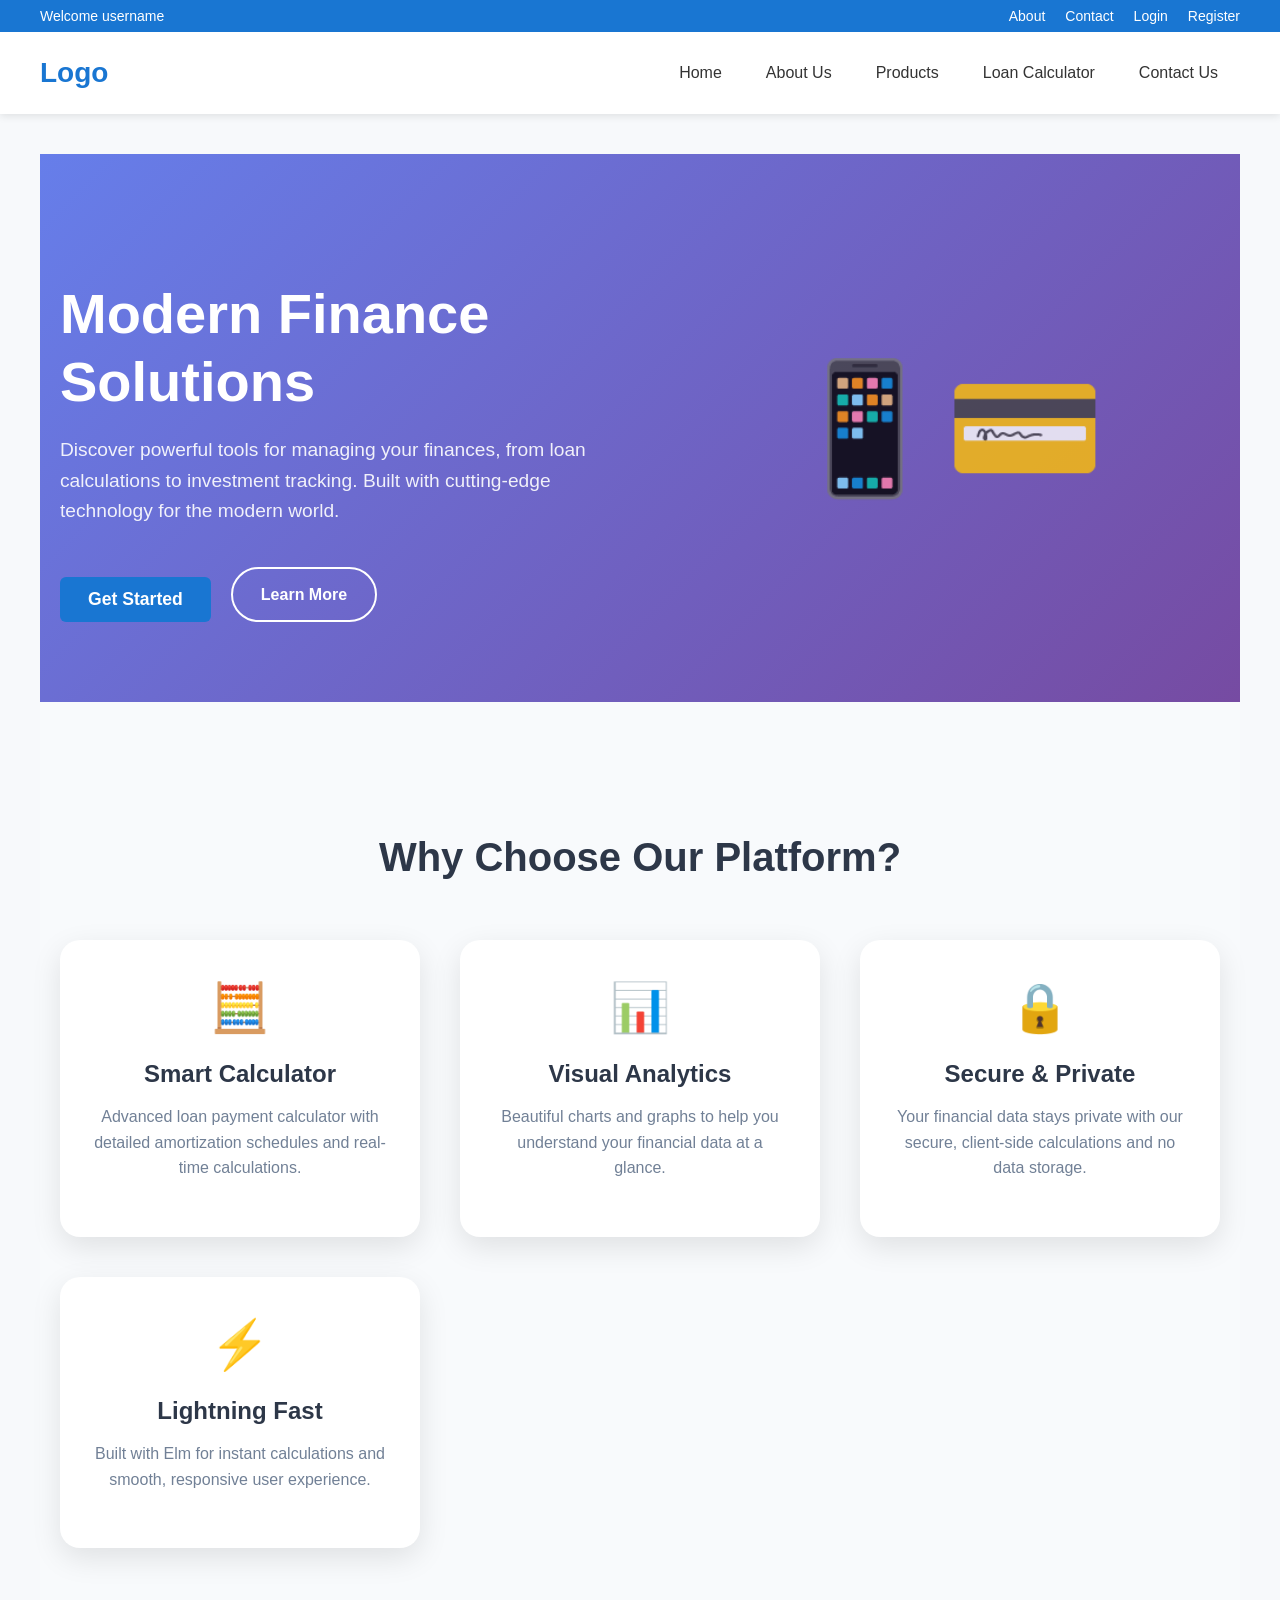
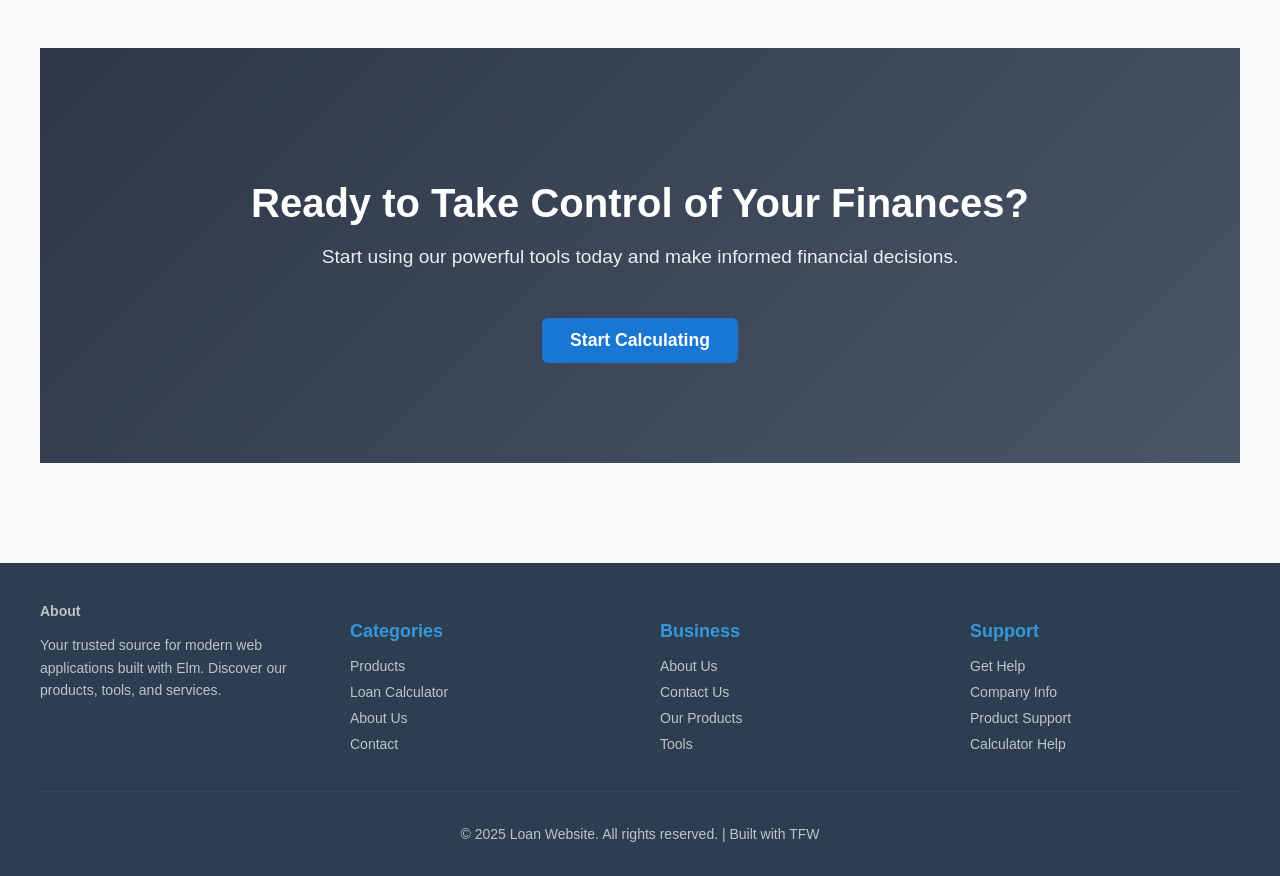
<file: index.html>
<!DOCTYPE html>
<html lang="en">
<head>
    <meta charset="UTF-8">
    <meta name="viewport" content="width=device-width, initial-scale=1.0">
    <title>Elm Testing beta Website</title>
    <base href="/">
</head>
<body>
    <div id="elm-main"></div>
    <script src="main.js"></script>
    <script>
        var app = Elm.Main.init({ node: document.getElementById('elm-main') });
    </script>
    <style>
      body {
        font-family: 'Segoe UI', Arial, sans-serif;
        background: #f7f9fb;
        margin: 0;
        color: #222;
      }
      
      /* Header Styles */
      .site-header {
        background: #fff;
        color: #333;
        padding: 0;
        text-align: left;
        box-shadow: 0 2px 8px rgba(0,0,0,0.1);
        margin-bottom: 0;
        position: sticky;
        top: 0;
        z-index: 1000;
      }
      
      .header-container {
        max-width: 1200px;
        margin: 0 auto;
        padding: 0 20px;
      }
      
      .header-top {
        background: #1976d2;
        color: white;
        padding: 8px 0;
        font-size: 14px;
      }
      
      .header-top-content {
        max-width: 1200px;
        margin: 0 auto;
        padding: 0 20px;
        display: flex;
        justify-content: space-between;
        align-items: center;
      }
      
      .header-top a {
        color: white;
        text-decoration: none;
        margin-left: 20px;
        font-weight: 500;
      }
      
      .header-top a:hover {
        color: #ffeb3b;
      }
      
      .header-main {
        padding: 20px 0;
        background: white;
      }
      
      .header-main-content {
        max-width: 1200px;
        margin: 0 auto;
        padding: 0 20px;
        display: flex;
        justify-content: space-between;
        align-items: center;
      }
      
      .logo {
        font-size: 28px;
        font-weight: bold;
        color: #1976d2;
        text-decoration: none;
      }
      
      .logo:hover {
        color: #1256a2;
      }
      
      .site-nav {
        display: flex;
        gap: 0;
        margin: 0;
        padding: 0;
        list-style: none;
      }
      
      .site-nav a {
        color: #333;
        text-decoration: none;
        padding: 12px 20px;
        font-weight: 500;
        font-size: 16px;
        transition: all 0.2s;
        border-radius: 4px;
        margin: 0 2px;
      }
      
      .site-nav a:hover {
        background: #f5f7fa;
        color: #1976d2;
      }
      
      .site-nav a.active {
        background: #1976d2;
        color: white;
      }
      
      /* Main Content */
      .main-content {
        max-width: 1200px;
        margin: 0 auto;
        padding: 40px 20px;
      }
      
      .card {
        background: #fff;
        border-radius: 12px;
        box-shadow: 0 2px 12px rgba(0,0,0,0.07);
        padding: 20px;
        margin: 20px auto;
        max-width: 400px;
        text-align: left;
      }
      
      .product-grid {
        display: flex;
        flex-wrap: wrap;
        gap: 24px;
        justify-content: center;
        margin: 32px 0;
      }
      
      .product-card {
        background: #fff;
        border-radius: 12px;
        box-shadow: 0 2px 12px rgba(0,0,0,0.07);
        padding: 20px;
        width: 260px;
        text-align: center;
        display: flex;
        flex-direction: column;
        align-items: center;
      }
      
      .product-card img {
        width: 120px;
        height: 120px;
        object-fit: cover;
        border-radius: 8px;
        margin-bottom: 12px;
        background: #eee;
      }
      
      .product-card h3 {
        margin: 10px 0 8px 0;
        font-size: 1.2em;
      }
      
      .product-card p {
        font-size: 0.98em;
        color: #555;
        margin-bottom: 16px;
      }
      
      .product-card button {
        background: #1976d2;
        color: #fff;
        border: none;
        border-radius: 6px;
        padding: 8px 18px;
        font-size: 1em;
        cursor: pointer;
        transition: background 0.2s;
      }
      
      .product-card button:hover {
        background: #1256a2;
      }
      
      /* Calculator specific styles */
      .loan-calculator {
        max-width: 1200px;
        margin: 0 auto;
        padding: 20px;
      }
      
      /* Responsive Design */
      @media (max-width: 768px) {
        .header-main-content {
          flex-direction: column;
          gap: 20px;
        }
        
        .site-nav {
          flex-wrap: wrap;
          justify-content: center;
        }
        
        .site-nav a {
          padding: 8px 12px;
          font-size: 14px;
        }
      }
      
      /* Footer Styles */
      .site-footer {
        background: #2c3e50;
        color: white;
        padding: 40px 0 20px 0;
        margin-top: 60px;
      }
      
      .footer-container {
        max-width: 1200px;
        margin: 0 auto;
        padding: 0 20px;
      }
      
      .footer-content {
        display: grid;
        grid-template-columns: repeat(auto-fit, minmax(250px, 1fr));
        gap: 40px;
        margin-bottom: 30px;
      }
      
      .footer-section h3 {
        color: #3498db;
        margin-bottom: 15px;
        font-size: 18px;
        font-weight: 600;
      }
      
      .footer-section ul {
        list-style: none;
        padding: 0;
        margin: 0;
      }
      
      .footer-section li {
        margin-bottom: 8px;
      }
      
      .footer-section a {
        color: #bdc3c7;
        text-decoration: none;
        font-size: 14px;
        transition: color 0.2s;
      }
      
      .footer-section a:hover {
        color: #3498db;
      }
      
      .footer-bottom {
        border-top: 1px solid #34495e;
        padding-top: 20px;
        text-align: center;
        color: #bdc3c7;
        font-size: 14px;
      }
      
      .footer-logo {
        font-size: 24px;
        font-weight: bold;
        color: #3498db;
        margin-bottom: 15px;
        display: block;
      }
      
      .footer-logo:hover {
        color: #2980b9;
      }
      
      /* Home Page Styles */
      .home-page {
        min-height: 100vh;
      }
      
      .hero-section {
        background: linear-gradient(135deg, #667eea 0%, #764ba2 100%);
        color: white;
        padding: 80px 0;
        position: relative;
        overflow: hidden;
      }
      
      .hero-content {
        max-width: 1200px;
        margin: 0 auto;
        padding: 0 20px;
        display: grid;
        grid-template-columns: 1fr 1fr;
        gap: 60px;
        align-items: center;
      }
      
      .hero-title {
        font-size: 3.5rem;
        font-weight: 700;
        margin-bottom: 20px;
        line-height: 1.2;
      }
      
      .hero-subtitle {
        font-size: 1.2rem;
        line-height: 1.6;
        margin-bottom: 40px;
        opacity: 0.9;
      }
      
      .hero-buttons {
        display: flex;
        gap: 20px;
        flex-wrap: wrap;
      }
      
      .btn-primary {
        background: #fff;
        color: #667eea;
        border: none;
        padding: 15px 30px;
        border-radius: 50px;
        font-size: 16px;
        font-weight: 600;
        cursor: pointer;
        transition: all 0.3s;
        text-decoration: none;
        display: inline-block;
      }
      
      .btn-primary:hover {
        transform: translateY(-2px);
        box-shadow: 0 10px 25px rgba(0,0,0,0.2);
      }
      
      .btn-secondary {
        background: transparent;
        color: white;
        border: 2px solid white;
        padding: 13px 28px;
        border-radius: 50px;
        font-size: 16px;
        font-weight: 600;
        cursor: pointer;
        transition: all 0.3s;
      }
      
      .btn-secondary:hover {
        background: white;
        color: #667eea;
      }
      
      .btn-large {
        padding: 18px 40px;
        font-size: 18px;
      }
      
      .hero-image {
        display: flex;
        justify-content: center;
        align-items: center;
      }
      
      .hero-placeholder {
        font-size: 8rem;
        opacity: 0.8;
        animation: float 6s ease-in-out infinite;
      }
      
      @keyframes float {
        0%, 100% { transform: translateY(0px); }
        50% { transform: translateY(-20px); }
      }
      
      .features-section {
        padding: 100px 0;
        background: #f8fafc;
      }
      
      .container {
        max-width: 1200px;
        margin: 0 auto;
        padding: 0 20px;
      }
      
      .section-title {
        text-align: center;
        font-size: 2.5rem;
        font-weight: 700;
        margin-bottom: 60px;
        color: #2d3748;
      }
      
      .features-grid {
        display: grid;
        grid-template-columns: repeat(auto-fit, minmax(280px, 1fr));
        gap: 40px;
      }
      
      .feature-card {
        background: white;
        padding: 40px 30px;
        border-radius: 20px;
        text-align: center;
        box-shadow: 0 10px 30px rgba(0,0,0,0.1);
        transition: transform 0.3s;
      }
      
      .feature-card:hover {
        transform: translateY(-10px);
      }
      
      .feature-icon {
        font-size: 3rem;
        margin-bottom: 20px;
      }
      
      .feature-card h3 {
        font-size: 1.5rem;
        font-weight: 600;
        margin-bottom: 15px;
        color: #2d3748;
      }
      
      .feature-card p {
        color: #718096;
        line-height: 1.6;
      }
      
      .cta-section {
        background: linear-gradient(135deg, #2d3748 0%, #4a5568 100%);
        color: white;
        padding: 100px 0;
        text-align: center;
      }
      
      .cta-section h2 {
        font-size: 2.5rem;
        font-weight: 700;
        margin-bottom: 20px;
      }
      
      .cta-section p {
        font-size: 1.2rem;
        margin-bottom: 40px;
        opacity: 0.9;
      }
      
      /* Responsive Design for Home Page */
      @media (max-width: 768px) {
        .hero-content {
          grid-template-columns: 1fr;
          text-align: center;
          gap: 40px;
        }
        
        .hero-title {
          font-size: 2.5rem;
        }
        
        .hero-buttons {
          justify-content: center;
        }
        
        .features-grid {
          grid-template-columns: 1fr;
        }
        
        .section-title {
          font-size: 2rem;
        }
      }
      
      /* About Us Page Styles */
      .about-page {
        min-height: 100vh;
      }
      .about-banner {
        position: relative;
        width: 100%;
        height: 340px;
        overflow: hidden;
        display: flex;
        align-items: center;
        justify-content: center;
        background: #f7f9fb;
        margin-bottom: 0;
      }
      .about-banner-img {
        width: 100%;
        height: 340px;
        object-fit: cover;
        filter: brightness(0.7) blur(0.5px);
        position: absolute;
        top: 0;
        left: 0;
        z-index: 1;
      }
      .about-banner-content {
        position: relative;
        z-index: 2;
        text-align: center;
        color: #fff;
        width: 100%;
      }
      .about-title {
        font-size: 3rem;
        font-weight: 700;
        margin-bottom: 10px;
        letter-spacing: 1px;
        text-shadow: 0 2px 8px rgba(0,0,0,0.25);
      }
      .about-subtitle {
        font-size: 1.3rem;
        font-weight: 400;
        margin-bottom: 0;
        text-shadow: 0 1px 4px rgba(0,0,0,0.18);
      }
      .about-section {
        max-width: 800px;
        margin: 60px auto 0 auto;
        background: #fff;
        border-radius: 16px;
        box-shadow: 0 4px 24px rgba(0,0,0,0.07);
        padding: 40px 32px;
      }
      .about-section h2 {
        color: #1976d2;
        font-size: 2rem;
        margin-top: 0;
        margin-bottom: 12px;
      }
      .about-section p {
        color: #444;
        font-size: 1.1rem;
        line-height: 1.7;
        margin-bottom: 28px;
      }
      @media (max-width: 900px) {
        .about-section {
          padding: 30px 10px;
        }
        .about-title {
          font-size: 2.2rem;
        }
        .about-banner-img, .about-banner {
          height: 200px;
        }
      }
      
      /* Contact Page Styles */
      .contact-page {
        min-height: 80vh;
        background: #f8fafc;
      }
      .contact-layout {
        display: flex;
        max-width: 900px;
        margin: 0 auto 60px auto;
        gap: 40px;
        align-items: flex-start;
      }
      .contact-sidebar {
        flex: 1 1 260px;
        background: #fff;
        border-radius: 16px;
        box-shadow: 0 2px 12px rgba(0,0,0,0.07);
        padding: 32px 24px;
        min-width: 220px;
      }
      .company-list {
        list-style: none;
        padding: 0;
        margin: 0;
      }
      .company-list li {
        margin-bottom: 28px;
      }
      .company-name {
        font-weight: 600;
        color: #1976d2;
        font-size: 1.08rem;
        display: block;
        margin-bottom: 4px;
      }
      .company-address, .company-phone {
        color: #444;
        font-size: 0.98rem;
        margin: 0 0 2px 0;
      }
      .contact-form {
        flex: 2 1 400px;
        background: #fff;
        border-radius: 16px;
        box-shadow: 0 2px 12px rgba(0,0,0,0.07);
        padding: 32px 28px;
        display: flex;
        flex-direction: column;
        gap: 18px;
      }
      .form-group {
        display: flex;
        flex-direction: column;
        gap: 7px;
      }
      .form-label {
        font-weight: 500;
        color: #1976d2;
        margin-bottom: 2px;
      }
      .form-input {
        padding: 12px 14px;
        border: 1px solid #d1d5db;
        border-radius: 6px;
        font-size: 1rem;
        background: #f8fafc;
        transition: border 0.2s;
      }
      .form-input:focus {
        border: 1.5px solid #1976d2;
        outline: none;
        background: #fff;
      }
      .btn-primary {
        background: #1976d2;
        color: #fff;
        border: none;
        border-radius: 6px;
        padding: 12px 28px;
        font-size: 1.1rem;
        font-weight: 600;
        cursor: pointer;
        transition: background 0.2s;
        margin-top: 10px;
      }
      .btn-primary:hover {
        background: #1256a2;
      }
      @media (max-width: 900px) {
        .contact-layout {
          flex-direction: column;
          gap: 24px;
        }
        .contact-sidebar, .contact-form {
          min-width: 0;
          width: 100%;
        }
      }
    </style>
</body>
</html>
</file>
